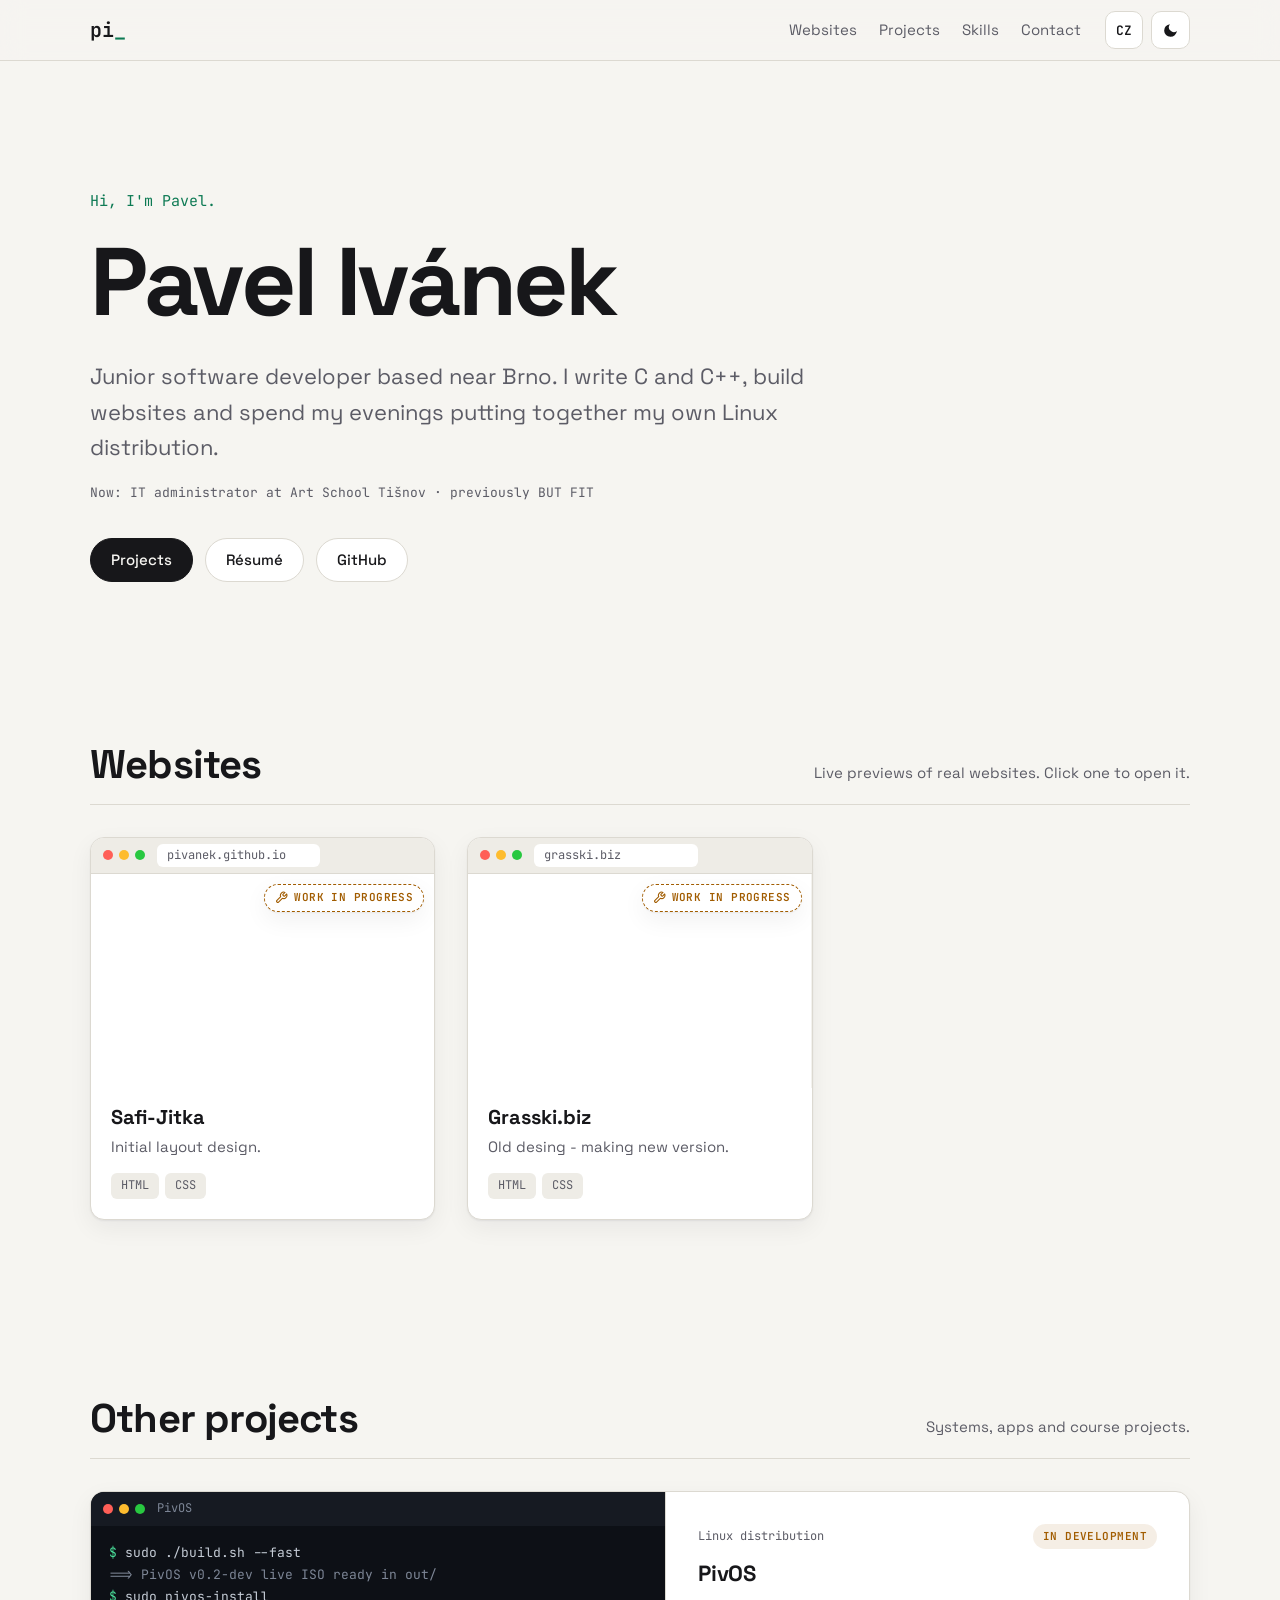
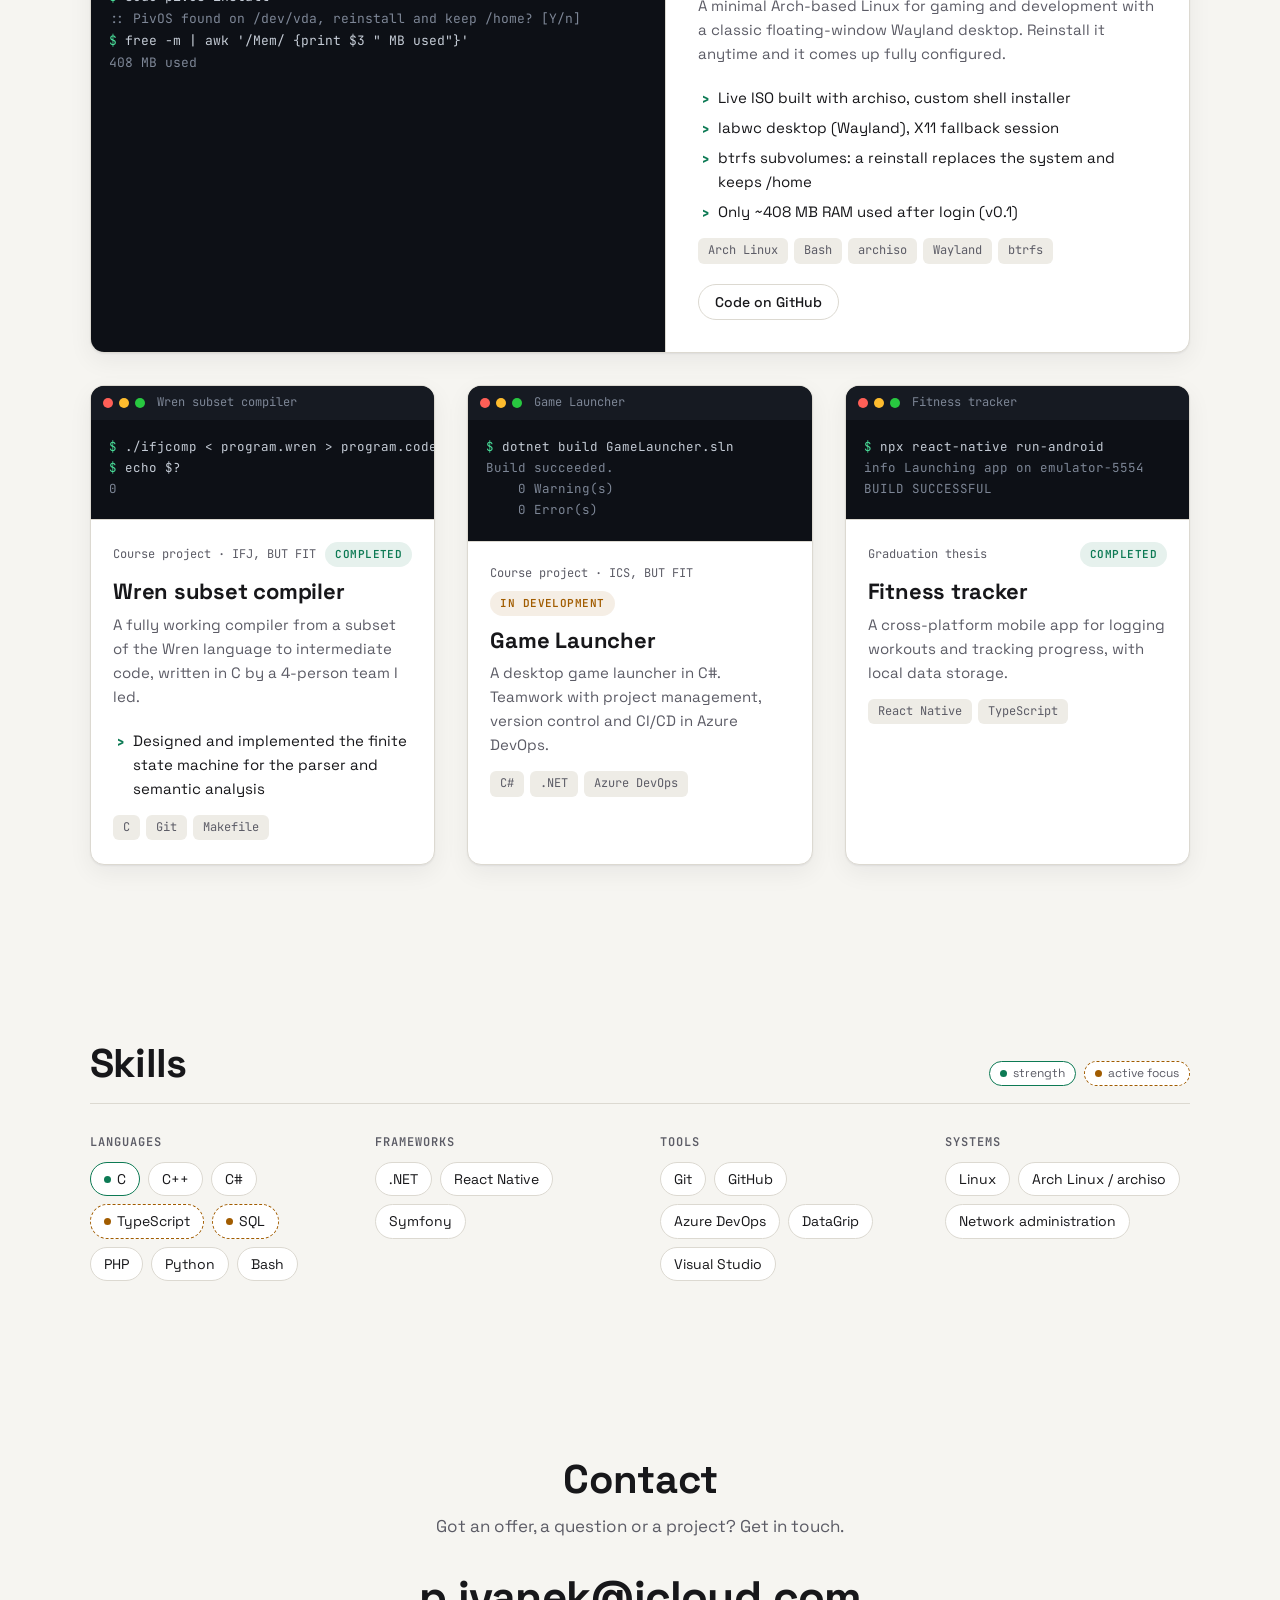
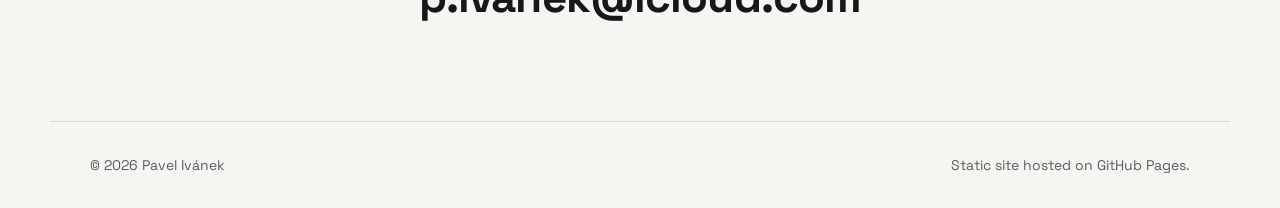
<file: index.html>
<!doctype html>
<html lang="en">
<head>
  <meta charset="utf-8">
  <meta name="viewport" content="width=device-width, initial-scale=1">
  <title>Pavel Ivánek – Portfolio</title>
  <meta name="description" content="Portfolio Pavla Ivánka – junior software developer. Weby, PivOS a další projekty.">
  <meta property="og:title" content="Pavel Ivánek – Portfolio">
  <meta property="og:description" content="Junior software developer. Weby, PivOS a další projekty.">
  <meta property="og:type" content="website">
  <link rel="icon" href="assets/favicon.svg" type="image/svg+xml">
  <link rel="preconnect" href="https://fonts.googleapis.com">
  <link rel="preconnect" href="https://fonts.gstatic.com" crossorigin>
  <link href="https://fonts.googleapis.com/css2?family=JetBrains+Mono:wght@400;600&family=Space+Grotesk:wght@400;500;700&display=swap" rel="stylesheet">
  <link rel="stylesheet" href="assets/css/style.css">
  <script>
    try { const t = localStorage.getItem("theme"); if (t) document.documentElement.dataset.theme = t; } catch {}
  </script>
</head>
<body>
  <header class="topbar">
    <div class="wrap topbar__inner">
      <a class="logo" href="#top" aria-label="Pavel Ivánek">pi<span>_</span></a>
      <nav class="nav">
        <a href="#websites" data-i18n="navWebsites">Weby</a>
        <a href="#projects" data-i18n="navProjects">Projekty</a>
        <a href="#skills" data-i18n="navSkills">Dovednosti</a>
        <a href="#contact" data-i18n="navContact">Kontakt</a>
      </nav>
      <div class="toggles">
        <button class="btn-icon" id="lang-toggle" type="button" data-i18n="langSwitch" data-i18n-label="langLabel">EN</button>
        <button class="btn-icon" id="theme-toggle" type="button" data-i18n-label="themeLabel">
          <svg class="icon-moon" viewBox="0 0 24 24" aria-hidden="true"><path d="M21 12.8A9 9 0 1 1 11.2 3a7 7 0 0 0 9.8 9.8z"/></svg>
          <svg class="icon-sun" viewBox="0 0 24 24" aria-hidden="true"><circle cx="12" cy="12" r="4.5"/><path d="M12 1.5v3M12 19.5v3M1.5 12h3M19.5 12h3M4.6 4.6l2.1 2.1M17.3 17.3l2.1 2.1M4.6 19.4l2.1-2.1M17.3 6.7l2.1-2.1"/></svg>
        </button>
      </div>
    </div>
  </header>

  <main id="top">
    <section class="hero wrap">
      <p class="hero__hello mono" data-i18n="heroHello">Ahoj, jsem Pavel.</p>
      <h1 class="hero__name">Pavel Ivánek</h1>
      <p class="hero__lead" data-i18n="heroLead"></p>
      <p class="hero__now mono" data-i18n="heroNow"></p>
      <div class="hero__actions">
        <a class="btn btn--primary" href="#websites" data-i18n="heroProjects">Projekty</a>
        <a class="btn" id="cv-link" href="cv.html" target="_blank" rel="noopener" data-i18n="heroCv">Životopis</a>
        <a class="btn" id="github-link" href="https://github.com/pivanek" target="_blank" rel="noopener">GitHub</a>
      </div>
    </section>

    <section class="section wrap" id="websites">
      <div class="section__head">
        <h2 data-i18n="websitesTitle">Weby</h2>
        <p data-i18n="websitesSub"></p>
      </div>
      <div class="sites" id="sites"></div>
    </section>

    <section class="section wrap" id="projects">
      <div class="section__head">
        <h2 data-i18n="projectsTitle">Další projekty</h2>
        <p data-i18n="projectsSub"></p>
      </div>
      <div class="projects" id="project-list"></div>
    </section>

    <section class="section wrap" id="skills">
      <div class="section__head">
        <h2 data-i18n="skillsTitle">Dovednosti</h2>
        <p class="legend">
          <span class="chip chip--strong" data-i18n="legendStrong">silná stránka</span>
          <span class="chip chip--focus" data-i18n="legendFocus">aktivně rozvíjím</span>
        </p>
      </div>
      <div class="skills" id="skill-list"></div>
    </section>

    <section class="section wrap contact" id="contact">
      <h2 data-i18n="contactTitle">Kontakt</h2>
      <p data-i18n="contactLead"></p>
      <a class="contact__email" id="email-link" href="mailto:p.ivanek@icloud.com">p.ivanek@icloud.com</a>
    </section>
  </main>

  <footer class="footer wrap">
    <span>© <span id="year">2026</span> Pavel Ivánek</span>
    <span data-i18n="footer"></span>
  </footer>

  <script src="assets/js/data.js"></script>
  <script src="assets/js/main.js"></script>
</body>
</html>
</file>
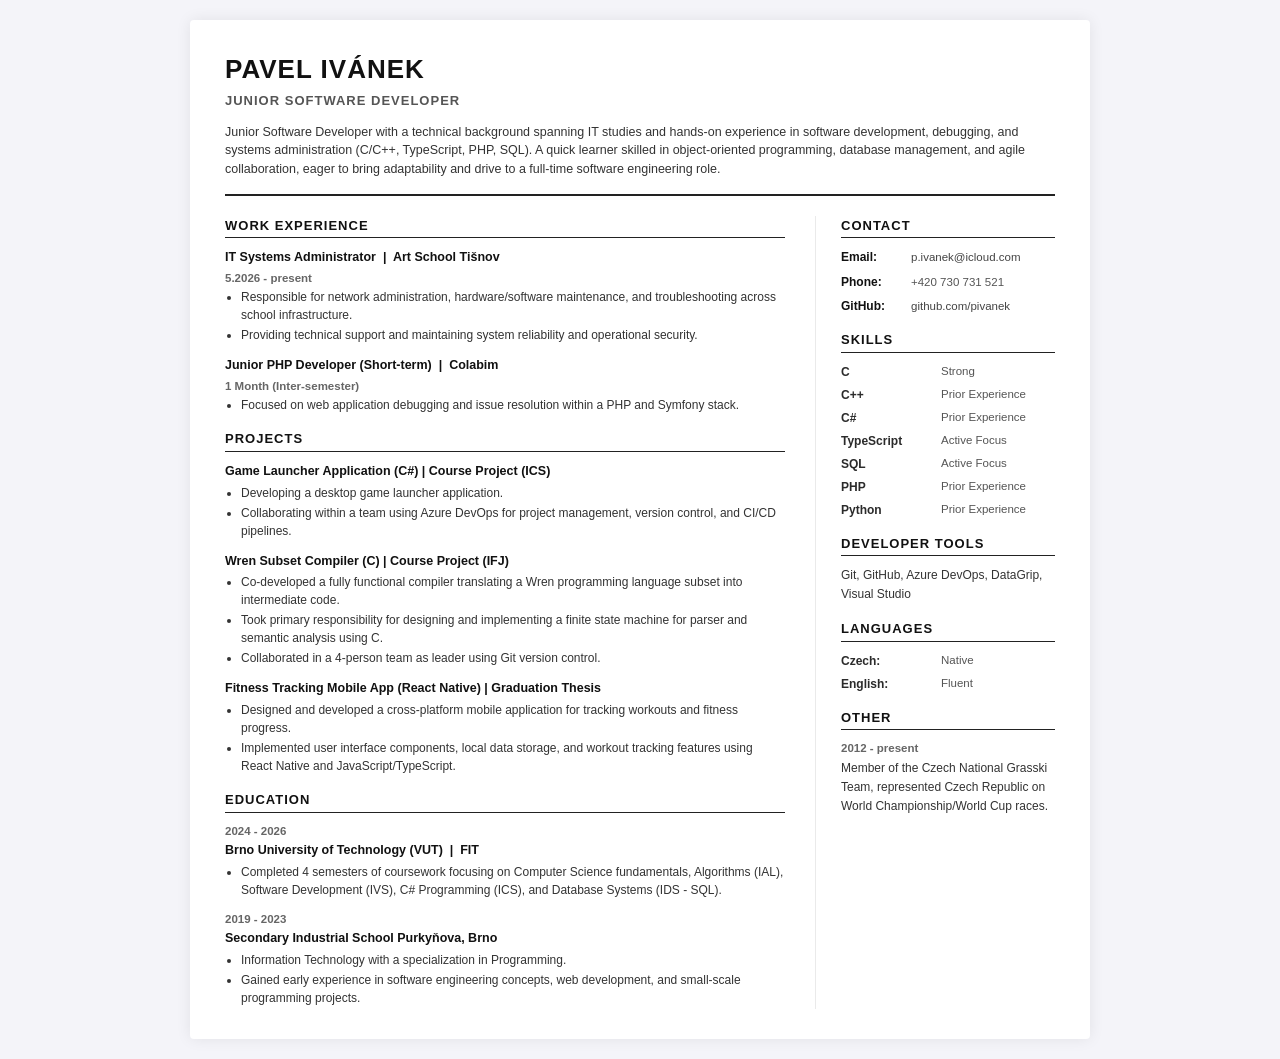
<file: cv.html>
<!DOCTYPE html>
<html lang="cs">
<head>
    <meta charset="UTF-8">
    <meta name="viewport" content="width=device-width, initial-scale=1.0">
    <title>PAVEL IVÁNEK - CV</title>
    <style>
        * {
            box-sizing: border-box;
            margin: 0;
            padding: 0;
        }

        body {
            font-family: 'Segoe UI', Tahoma, Geneva, Verdana, sans-serif;
            color: #2b2b2b;
            background-color: #f4f4f9;
            line-height: 1.5;
            padding: 20px 20px;
        }

        .cv-container {
            max-width: 900px;
            margin: 0 auto;
            background-color: #ffffff;
            padding: 30px 35px;
            box-shadow: 0 0 15px rgba(0,0,0,0.08);
            border-radius: 4px;
        }

        /* HEADER */
        header {
            margin-bottom: 20px;
            border-bottom: 2px solid #222;
            padding-bottom: 15px;
        }

        h1 {
            font-size: 26px;
            font-weight: 800;
            letter-spacing: 1px;
            color: #111;
            margin-bottom: 2px;
            text-transform: uppercase;
        }

        .subtitle {
            font-size: 13px;
            font-weight: 700;
            letter-spacing: 1px;
            color: #555;
            margin-bottom: 12px;
            text-transform: uppercase;
        }

        .summary {
            font-size: 12.5px;
            color: #333;
            line-height: 1.5;
        }

        /* MAIN TWO-COLUMN LAYOUT */
        .main-layout {
            display: grid;
            grid-template-columns: 1fr 240px;
            gap: 30px;
        }

        /* SECTION STYLES */
        section {
            margin-top: 15px;
        }

        section:first-child {
            margin-top: 0;
        }

        .section-title {
            font-size: 13px;
            font-weight: 800;
            letter-spacing: 1px;
            color: #111;
            border-bottom: 1.5px solid #222;
            padding-bottom: 2px;
            margin-bottom: 10px;
            text-transform: UPPERCASE;
        }

        .edu-item, .project-item {
            margin-bottom: 12px;
        }

        .edu-item:last-child, .project-item:last-child {
            margin-bottom: 0;
        }

        .date {
            font-size: 11.5px;
            font-weight: 600;
            color: #666;
            margin-bottom: 1px;
        }

        .title-sub {
            font-size: 12.5px;
            font-weight: 700;
            color: #111;
            margin-bottom: 3px;
        }

        ul {
            list-style-type: disc;
            margin-left: 16px;
            font-size: 12px;
        }

        li {
            margin-bottom: 2px;
            color: #333;
        }

        li a {
            color: #0066cc;
            text-decoration: none;
        }

        li a:hover {
            text-decoration: underline;
        }

        /* SIDEBAR / SKILLS TABLE */
        .sidebar {
            border-left: 1px solid #eaeaea;
            padding-left: 25px;
        }

        .contact-grid {
            display: grid;
            grid-template-columns: 70px 1fr;
            row-gap: 6px;
            align-items: baseline;
            font-size: 12px;
            margin-bottom: 15px;
        }

        .contact-grid .skill-name {
            font-weight: 600;
            color: #111;
        }

        .contact-grid .skill-level a {
            color: #444;
            text-decoration: none;
        }

        .contact-grid .skill-level a:hover {
            text-decoration: underline;
        }

        .skills-grid {
            display: grid;
            grid-template-columns: 100px 1fr;
            row-gap: 5px;
            align-items: center;
            font-size: 12px;
        }

        .skill-name {
            font-weight: 600;
        }

        .skill-level {
            color: #555;
            font-size: 11.5px;
        }

        .simple-list {
            font-size: 12px;
            line-height: 1.6;
            color: #333;
        }

        /* PRINT STYLES */
        @media print {
            @page {
                size: A4;
                margin: 0;
            }
            body {
                background-color: #fff;
                padding: 0;
                -webkit-print-color-adjust: exact;
            }
            .cv-container {
                box-shadow: none;
                padding: 30px 40px;
                width: 100%;
                max-width: 100%;
                border-radius: 0;
            }
            a {
                text-decoration: none;
                color: #000;
            }
        }
    </style>
</head>
<body>

<div class="cv-container">
    <!-- HEADER -->
    <header>
        <h1>PAVEL IVÁNEK</h1>
        <div class="subtitle">JUNIOR SOFTWARE DEVELOPER</div>

        <div class="summary">
            Junior Software Developer with a technical background spanning IT studies and hands-on experience in software development, debugging, and systems administration (C/C++, TypeScript, PHP, SQL). A quick learner skilled in object-oriented programming, database management, and agile collaboration, eager to bring adaptability and drive to a full-time software engineering role.
        </div>
    </header>

    <!-- MAIN TWO-COLUMN CONTENT -->
    <div class="main-layout">
        <!-- LEFT COLUMN: WORK, EDUCATION, PROJECTS -->
        <div class="main-content">
            <!-- WORK EXPERIENCE -->
            <section>
                <h2 class="section-title">WORK EXPERIENCE</h2>

                <div class="project-item">
                    <div class="title-sub">IT Systems Administrator &nbsp;|&nbsp; Art School Tišnov</div>
                    <div class="date">5.2026 - present</div>
                    <ul>
                        <li>Responsible for network administration, hardware/software maintenance, and troubleshooting across school infrastructure.</li>
                        <li>Providing technical support and maintaining system reliability and operational security.</li>
                    </ul>
                </div>

                <div class="project-item">
                    <div class="title-sub">Junior PHP Developer (Short-term) &nbsp;|&nbsp; Colabim</div>
                    <div class="date">1 Month (Inter-semester)</div>
                    <ul>
                        <li>Focused on web application debugging and issue resolution within a PHP and Symfony stack.</li>
                    </ul>
                </div>
            </section>

            <!-- PROJECTS -->
            <section>
                <h2 class="section-title">PROJECTS</h2>
                
                <div class="project-item">
                    <div class="title-sub">Game Launcher Application (C#) | Course Project (ICS)</div>
                    <ul>
                        <li>Developing a desktop game launcher application.</li>
                        <li>Collaborating within a team using Azure DevOps for project management, version control, and CI/CD pipelines.</li>
                    </ul>
                </div>

                <div class="project-item">
                    <div class="title-sub">Wren Subset Compiler (C) | Course Project (IFJ)</div>
                    <ul>
                        <li>Co-developed a fully functional compiler translating a Wren programming language subset into intermediate code.</li>
                        <li>Took primary responsibility for designing and implementing a finite state machine for parser and semantic analysis using C.</li>
                        <li>Collaborated in a 4-person team as leader using Git version control.</li>
                    </ul>
                </div>

                <div class="project-item">
                    <div class="title-sub">Fitness Tracking Mobile App (React Native) | Graduation Thesis</div>
                    <ul>
                        <li>Designed and developed a cross-platform mobile application for tracking workouts and fitness progress.</li>
                        <li>Implemented user interface components, local data storage, and workout tracking features using React Native and JavaScript/TypeScript.</li>
                    </ul>
                </div>
            </section>
             <!-- EDUCATION -->
            <section>
                <h2 class="section-title">EDUCATION</h2>
                
                <div class="edu-item">
                    <div class="date">2024 - 2026</div>
                    <div class="title-sub">Brno University of Technology (VUT) &nbsp;|&nbsp; FIT</div>
                    <ul>
                        <li>Completed 4 semesters of coursework focusing on Computer Science fundamentals, Algorithms (IAL), Software Development (IVS), C# Programming (ICS), and Database Systems (IDS - SQL).</li>
                    </ul>
                </div>

                <div class="edu-item">
                    <div class="date">2019 - 2023</div>
                    <div class="title-sub">Secondary Industrial School Purkyňova, Brno</div>
                    <ul>
                        <li>Information Technology with a specialization in Programming.</li>
                        <li>Gained early experience in software engineering concepts, web development, and small-scale programming projects.</li>
                    </ul>
                </div>
            </section>
        </div>

        <!-- RIGHT COLUMN (SIDEBAR): CONTACT, SKILLS, DEVELOPER TOOLS, LANGUAGES -->
        <aside class="sidebar">
            <!-- CONTACT -->
            <section>
                <h2 class="section-title">CONTACT</h2>
                <div class="contact-grid">
                    <div class="skill-name">Email:</div>
                    <div class="skill-level"><a href="mailto:p.ivanek@icloud.com">p.ivanek@icloud.com</a></div>

                    <div class="skill-name">Phone:</div>
                    <div class="skill-level">+420 730 731 521</div>

                    <div class="skill-name">GitHub:</div>
                    <div class="skill-level"><a href="https://github.com/pivanek" target="_blank">github.com/pivanek</a></div>

                </div>
            </section>

            <!-- SKILLS -->
            <section>
                <h2 class="section-title">SKILLS</h2>
                <div class="skills-grid">
                    <div class="skill-name">C</div>
                    <div class="skill-level">Strong</div>

                    <div class="skill-name">C++</div>
                    <div class="skill-level">Prior Experience</div>

                    <div class="skill-name">C#</div>
                    <div class="skill-level">Prior Experience</div>

                    <div class="skill-name">TypeScript</div>
                    <div class="skill-level">Active Focus</div>

                    <div class="skill-name">SQL</div>
                    <div class="skill-level">Active Focus</div>

                    <div class="skill-name">PHP</div>
                    <div class="skill-level">Prior Experience</div>

                    <div class="skill-name">Python</div>
                    <div class="skill-level">Prior Experience</div>
                </div>
            </section>

            <!-- DEVELOPER TOOLS -->
            <section>
                <h2 class="section-title">DEVELOPER TOOLS</h2>
                <p class="simple-list">Git, GitHub, Azure DevOps, DataGrip, Visual Studio</p>
            </section>

            <!-- LANGUAGES -->
            <section>
                <h2 class="section-title">LANGUAGES</h2>
                <div class="skills-grid">
                    <div class="skill-name">Czech:</div>
                    <div class="skill-level">Native</div>

                    <div class="skill-name">English:</div>
                    <div class="skill-level">Fluent </div>
                </div>
            </section>
            <section>
                <h2 class="section-title">OTHER</h2>
                <div class="date">2012 - present</div>
                <p class="simple-list">Member of the Czech National Grasski Team, represented Czech Republic on World Championship/World Cup races.</p>
            </section>
        </aside>
    </div>
</div>

</body>
</html>
</file>
<file: assets/css/style.css>
/* ---------- Tokeny ---------- */
:root {
  --bg: #f6f5f1;
  --surface: #ffffff;
  --surface-2: #eeece6;
  --text: #17171a;
  --muted: #5c5c66;
  --line: #dcd9d1;
  --accent: #0d7a54;
  --accent-soft: rgba(13, 122, 84, 0.1);
  --amber: #a15c00;
  --amber-soft: rgba(161, 92, 0, 0.1);
  --shadow: 0 1px 2px rgba(20, 20, 30, 0.06), 0 8px 24px rgba(20, 20, 30, 0.06);
  --shadow-lift: 0 2px 4px rgba(20, 20, 30, 0.08), 0 20px 48px rgba(20, 20, 30, 0.14);

  --term-bg: #0d1016;
  --term-bar: #161a22;
  --term-text: #c5ccd6;
  --term-dim: #7d8696;
  --term-prompt: #4ade9a;

  --font: "Space Grotesk", system-ui, -apple-system, "Segoe UI", sans-serif;
  --mono: "JetBrains Mono", ui-monospace, "SFMono-Regular", Menlo, Consolas, monospace;
  --radius: 14px;
  --gutter: clamp(16px, 4vw, 40px);
  color-scheme: light;
}

@media (prefers-color-scheme: dark) {
  :root:not([data-theme="light"]) {
    --bg: #0e0f12;
    --surface: #16181d;
    --surface-2: #1e2128;
    --text: #ececf0;
    --muted: #9a9ca8;
    --line: #2a2d36;
    --accent: #4ade9a;
    --accent-soft: rgba(74, 222, 154, 0.12);
    --amber: #f5b454;
    --amber-soft: rgba(245, 180, 84, 0.12);
    --shadow: 0 1px 2px rgba(0, 0, 0, 0.4), 0 8px 24px rgba(0, 0, 0, 0.25);
    --shadow-lift: 0 2px 4px rgba(0, 0, 0, 0.4), 0 24px 56px rgba(0, 0, 0, 0.5);
    color-scheme: dark;
  }
}

:root[data-theme="dark"] {
  --bg: #0e0f12;
  --surface: #16181d;
  --surface-2: #1e2128;
  --text: #ececf0;
  --muted: #9a9ca8;
  --line: #2a2d36;
  --accent: #4ade9a;
  --accent-soft: rgba(74, 222, 154, 0.12);
  --amber: #f5b454;
  --amber-soft: rgba(245, 180, 84, 0.12);
  --shadow: 0 1px 2px rgba(0, 0, 0, 0.4), 0 8px 24px rgba(0, 0, 0, 0.25);
  --shadow-lift: 0 2px 4px rgba(0, 0, 0, 0.4), 0 24px 56px rgba(0, 0, 0, 0.5);
  color-scheme: dark;
}

/* ---------- Základ ---------- */
*, *::before, *::after { box-sizing: border-box; }
[hidden] { display: none !important; }

html { scroll-behavior: smooth; scroll-padding-top: 80px; }

body {
  margin: 0;
  background: var(--bg);
  color: var(--text);
  font-family: var(--font);
  font-size: 17px;
  line-height: 1.6;
  -webkit-font-smoothing: antialiased;
}

h1, h2, h3 { line-height: 1.15; margin: 0; }
p { margin: 0; }
a { color: inherit; }
.mono { font-family: var(--mono); }

.wrap {
  width: 100%;
  max-width: 1180px;
  margin-inline: auto;
  padding-inline: var(--gutter);
}

:focus-visible { outline: 2px solid var(--accent); outline-offset: 3px; border-radius: 6px; }

/* ---------- Horní lišta ---------- */
.topbar {
  position: sticky;
  top: 0;
  z-index: 10;
  padding-top: env(safe-area-inset-top, 0px);
  background: color-mix(in srgb, var(--bg) 82%, transparent);
  backdrop-filter: blur(12px);
  -webkit-backdrop-filter: blur(12px);
  border-bottom: 1px solid var(--line);
}

.topbar__inner { display: flex; align-items: center; gap: 24px; height: 60px; }

.logo {
  font-family: var(--mono);
  font-weight: 600;
  font-size: 20px;
  text-decoration: none;
}
.logo span { color: var(--accent); animation: blink 1.2s steps(1) infinite; }
@keyframes blink { 50% { opacity: 0; } }

.nav { display: flex; gap: 22px; margin-left: auto; }
.nav a { text-decoration: none; color: var(--muted); font-size: 15px; transition: color 0.15s; }
.nav a:hover { color: var(--text); }

.toggles { display: flex; gap: 8px; }

.btn-icon {
  display: inline-grid;
  place-items: center;
  min-width: 38px;
  height: 38px;
  padding: 0 10px;
  border: 1px solid var(--line);
  border-radius: 10px;
  background: var(--surface);
  color: var(--text);
  font: 600 13px var(--mono);
  cursor: pointer;
  transition: border-color 0.15s;
}
.btn-icon:hover { border-color: var(--accent); }
.btn-icon svg { width: 17px; height: 17px; fill: none; stroke: currentColor; stroke-width: 2; stroke-linecap: round; }
.icon-moon { fill: currentColor !important; stroke: none !important; }
.icon-sun { display: none; }
:root[data-theme="dark"] .icon-sun { display: block; }
:root[data-theme="dark"] .icon-moon { display: none; }
@media (prefers-color-scheme: dark) {
  :root:not([data-theme="light"]) .icon-sun { display: block; }
  :root:not([data-theme="light"]) .icon-moon { display: none; }
}

/* ---------- Hero ---------- */
.hero { padding-block: clamp(64px, 12vw, 128px) clamp(40px, 7vw, 72px); }

.hero__hello { color: var(--accent); font-size: 15px; margin-bottom: 14px; }

.hero__name {
  font-size: clamp(44px, 9vw, 96px);
  font-weight: 700;
  letter-spacing: -0.035em;
}

.hero__lead {
  max-width: 34em;
  margin-top: 22px;
  font-size: clamp(18px, 2.2vw, 22px);
  color: var(--muted);
}

.hero__now { margin-top: 18px; font-size: 13px; color: var(--muted); }

.hero__actions { display: flex; flex-wrap: wrap; gap: 12px; margin-top: 34px; }

.btn {
  display: inline-flex;
  align-items: center;
  height: 44px;
  padding: 0 20px;
  border: 1px solid var(--line);
  border-radius: 999px;
  background: var(--surface);
  font-weight: 500;
  font-size: 15px;
  text-decoration: none;
  transition: border-color 0.15s, transform 0.15s;
}
.btn:hover { border-color: var(--accent); transform: translateY(-1px); }
.btn--primary { background: var(--text); color: var(--bg); border-color: var(--text); }
.btn--primary:hover { border-color: var(--text); }
.btn--small { height: 36px; padding: 0 16px; font-size: 14px; }

/* ---------- Sekce ---------- */
.section { padding-block: clamp(48px, 8vw, 88px); }

.section__head {
  display: flex;
  flex-wrap: wrap;
  align-items: baseline;
  justify-content: space-between;
  gap: 8px 24px;
  margin-bottom: 32px;
  padding-bottom: 16px;
  border-bottom: 1px solid var(--line);
}
.section__head h2 { font-size: clamp(28px, 4vw, 40px); letter-spacing: -0.02em; }
.section__head p { color: var(--muted); font-size: 15px; }

.dots { display: inline-flex; gap: 6px; flex: none; }
.dots i { width: 10px; height: 10px; border-radius: 50%; background: #ff5f57; }
.dots i:nth-child(2) { background: #febc2e; }
.dots i:nth-child(3) { background: #28c840; }

.tags { display: flex; flex-wrap: wrap; gap: 6px; list-style: none; padding: 0; margin: 14px 0 0; }
.tags li {
  padding: 2px 10px;
  border-radius: 6px;
  background: var(--surface-2);
  color: var(--muted);
  font: 12px/1.8 var(--mono);
}

/* ---------- Weby: dlaždice s živým náhledem ---------- */
.sites {
  display: grid;
  grid-template-columns: repeat(auto-fill, minmax(min(100%, 340px), 1fr));
  gap: clamp(20px, 3vw, 32px);
}

.site {
  display: flex;
  flex-direction: column;
  background: var(--surface);
  border: 1px solid var(--line);
  border-radius: var(--radius);
  box-shadow: var(--shadow);
  overflow: hidden;
  transition: transform 0.35s cubic-bezier(0.2, 0.8, 0.2, 1), box-shadow 0.35s;
}
.site:hover, .site:focus-within {
  transform: translateY(-4px) scale(1.035);
  box-shadow: var(--shadow-lift);
  z-index: 1;
}

.site__frame { display: block; text-decoration: none; }

.site__bar {
  display: flex;
  align-items: center;
  gap: 12px;
  height: 36px;
  padding: 0 12px;
  background: var(--surface-2);
  border-bottom: 1px solid var(--line);
}
.site__url {
  flex: 1;
  min-width: 0;
  overflow: hidden;
  padding: 2px 10px;
  border-radius: 6px;
  background: var(--surface);
  color: var(--muted);
  font-size: 12px;
  white-space: nowrap;
  text-overflow: ellipsis;
}
.site__open {
  flex: none;
  font-size: 12px;
  font-weight: 500;
  color: var(--accent);
  opacity: 0;
  transform: translateX(-4px);
  transition: opacity 0.2s, transform 0.2s;
}
.site__open::after { content: " ↗"; }
.site:hover .site__open, .site:focus-within .site__open { opacity: 1; transform: none; }

.site__view {
  position: relative;
  aspect-ratio: 16 / 10;
  max-width: 100%;
  overflow: hidden;
  background: var(--surface-2);
}
.site__view iframe {
  position: absolute;
  top: 0;
  left: 0;
  border: 0;
  background: #fff;
  transform: scale(var(--scale, 0.3));
  transform-origin: 0 0;
  pointer-events: none;
  opacity: 0;
  transition: opacity 0.4s;
}
.site__view.is-loaded iframe { opacity: 1; }

.site__loader {
  position: absolute;
  inset: 0;
  background: linear-gradient(100deg, transparent 30%, color-mix(in srgb, var(--surface) 60%, transparent) 50%, transparent 70%) var(--surface-2);
  background-size: 200% 100%;
  animation: shimmer 1.4s linear infinite;
}
.site__view.is-loaded .site__loader { display: none; }
@keyframes shimmer { to { background-position: -200% 0; } }

.site__view--blocked {
  display: grid;
  place-content: center;
  gap: 6px;
  padding: 16px;
  text-align: center;
  color: var(--muted);
  font-size: 14px;
}
.site__host { font-size: 20px; color: var(--text); }

.site__wip {
  position: absolute;
  top: 10px;
  right: 10px;
  z-index: 1;
  display: inline-flex;
  align-items: center;
  gap: 6px;
  padding: 3px 10px;
  border: 1px dashed var(--amber);
  border-radius: 999px;
  background: var(--surface);
  color: var(--amber);
  box-shadow: var(--shadow);
  font: 600 11px/1.8 var(--mono);
  text-transform: uppercase;
  letter-spacing: 0.04em;
  white-space: nowrap;
}
.site__wip svg { width: 13px; height: 13px; fill: none; stroke: currentColor; stroke-width: 2; stroke-linecap: round; stroke-linejoin: round; }

.site__body { padding: 18px 20px 20px; }
.site__body h3 { font-size: 20px; }
.site__body p { margin-top: 6px; color: var(--muted); font-size: 15px; }

/* ---------- Ostatní projekty ---------- */
.projects {
  display: grid;
  grid-template-columns: repeat(auto-fill, minmax(min(100%, 340px), 1fr));
  gap: clamp(20px, 3vw, 32px);
}

.proj {
  display: flex;
  flex-direction: column;
  background: var(--surface);
  border: 1px solid var(--line);
  border-radius: var(--radius);
  box-shadow: var(--shadow);
  overflow: hidden;
}

.proj--featured { grid-column: 1 / -1; }
@media (min-width: 880px) {
  .proj--featured { display: grid; grid-template-columns: 1.1fr 1fr; }
  .proj--featured .term { border-bottom: 0; border-right: 1px solid var(--line); }
  .proj--featured .term__body { font-size: 13px; }
  .proj--featured .proj__body { padding: 32px; }
  .proj--featured h3 { font-size: 32px; }
}

.term {
  display: flex;
  flex-direction: column;
  background: var(--term-bg);
  border-bottom: 1px solid var(--line);
  min-width: 0;
}
.term__bar {
  display: flex;
  align-items: center;
  gap: 12px;
  height: 34px;
  padding: 0 12px;
  background: var(--term-bar);
  color: var(--term-dim);
  font-size: 12px;
}
.term__body {
  flex: 1;
  margin: 0;
  padding: 16px 18px 20px;
  overflow-x: auto;
  color: var(--term-dim);
  font-size: 12.5px;
  line-height: 1.7;
}
.term__cmd { color: var(--term-text); }
.term__prompt { color: var(--term-prompt); }

.proj__body { display: flex; flex-direction: column; flex: 1; padding: 22px 22px 24px; }
.proj__meta { display: flex; flex-wrap: wrap; align-items: center; justify-content: space-between; gap: 8px; margin-bottom: 12px; }
.proj__kind { color: var(--muted); font-size: 12px; }
.proj h3 { font-size: 22px; letter-spacing: -0.01em; }
.proj__body > p { margin-top: 8px; color: var(--muted); font-size: 15px; }

.proj__highlights { margin: 14px 0 0; padding: 0; list-style: none; font-size: 15px; }
.proj__highlights li { position: relative; padding-left: 20px; margin-top: 6px; }
.proj__highlights li::before { content: "›"; position: absolute; left: 4px; color: var(--accent); font-weight: 700; }

.proj__links { display: flex; flex-wrap: wrap; gap: 10px; margin-top: auto; padding-top: 20px; }

.status {
  padding: 2px 10px;
  border-radius: 999px;
  font: 600 11px/1.9 var(--mono);
  text-transform: uppercase;
  letter-spacing: 0.04em;
}
.status--dev { background: var(--amber-soft); color: var(--amber); }
.status--done { background: var(--accent-soft); color: var(--accent); }
.status--planned { background: var(--surface-2); color: var(--muted); }

/* ---------- Dovednosti ---------- */
.legend { display: flex; flex-wrap: wrap; gap: 8px; }

.skills {
  display: grid;
  grid-template-columns: repeat(auto-fit, minmax(min(100%, 240px), 1fr));
  gap: 28px 40px;
}
.skills__group h3 {
  margin-bottom: 12px;
  font-size: 12px;
  font-weight: 600;
  text-transform: uppercase;
  letter-spacing: 0.08em;
  color: var(--muted);
}

.chips { display: flex; flex-wrap: wrap; gap: 8px; list-style: none; margin: 0; padding: 0; }
.chip {
  display: inline-flex;
  align-items: center;
  gap: 6px;
  padding: 5px 13px;
  border: 1px solid var(--line);
  border-radius: 999px;
  background: var(--surface);
  font-size: 14px;
}
.chip--strong { border-color: var(--accent); }
.chip--strong::before, .chip--focus::before {
  content: "";
  width: 7px;
  height: 7px;
  border-radius: 50%;
  background: var(--accent);
}
.chip--focus { border-style: dashed; border-color: var(--amber); }
.chip--focus::before { background: var(--amber); }
.legend .chip { font-size: 12px; padding: 2px 10px; color: var(--muted); }

/* ---------- Kontakt ---------- */
.contact { text-align: center; }
.contact h2 { font-size: clamp(28px, 4vw, 40px); }
.contact p { margin-top: 10px; color: var(--muted); }
.contact__email {
  display: inline-block;
  margin-top: 22px;
  font-size: clamp(22px, 5vw, 44px);
  font-weight: 700;
  letter-spacing: -0.02em;
  text-decoration: none;
  overflow-wrap: anywhere;
  background: linear-gradient(var(--accent), var(--accent)) 0 100% / 0 3px no-repeat;
  transition: background-size 0.3s;
}
.contact__email:hover { background-size: 100% 3px; }

/* ---------- Patička ---------- */
.footer {
  display: flex;
  flex-wrap: wrap;
  justify-content: space-between;
  gap: 8px 24px;
  padding-block: 32px calc(32px + env(safe-area-inset-bottom, 0px));
  border-top: 1px solid var(--line);
  color: var(--muted);
  font-size: 14px;
}

/* ---------- Mobil ---------- */
@media (max-width: 640px) {
  .nav { display: none; }
  .toggles { margin-left: auto; }
  .site:hover, .site:focus-within { transform: none; }
}

@media (prefers-reduced-motion: reduce) {
  html { scroll-behavior: auto; }
  *, *::before, *::after { animation: none !important; transition: none !important; }
}
</file>
